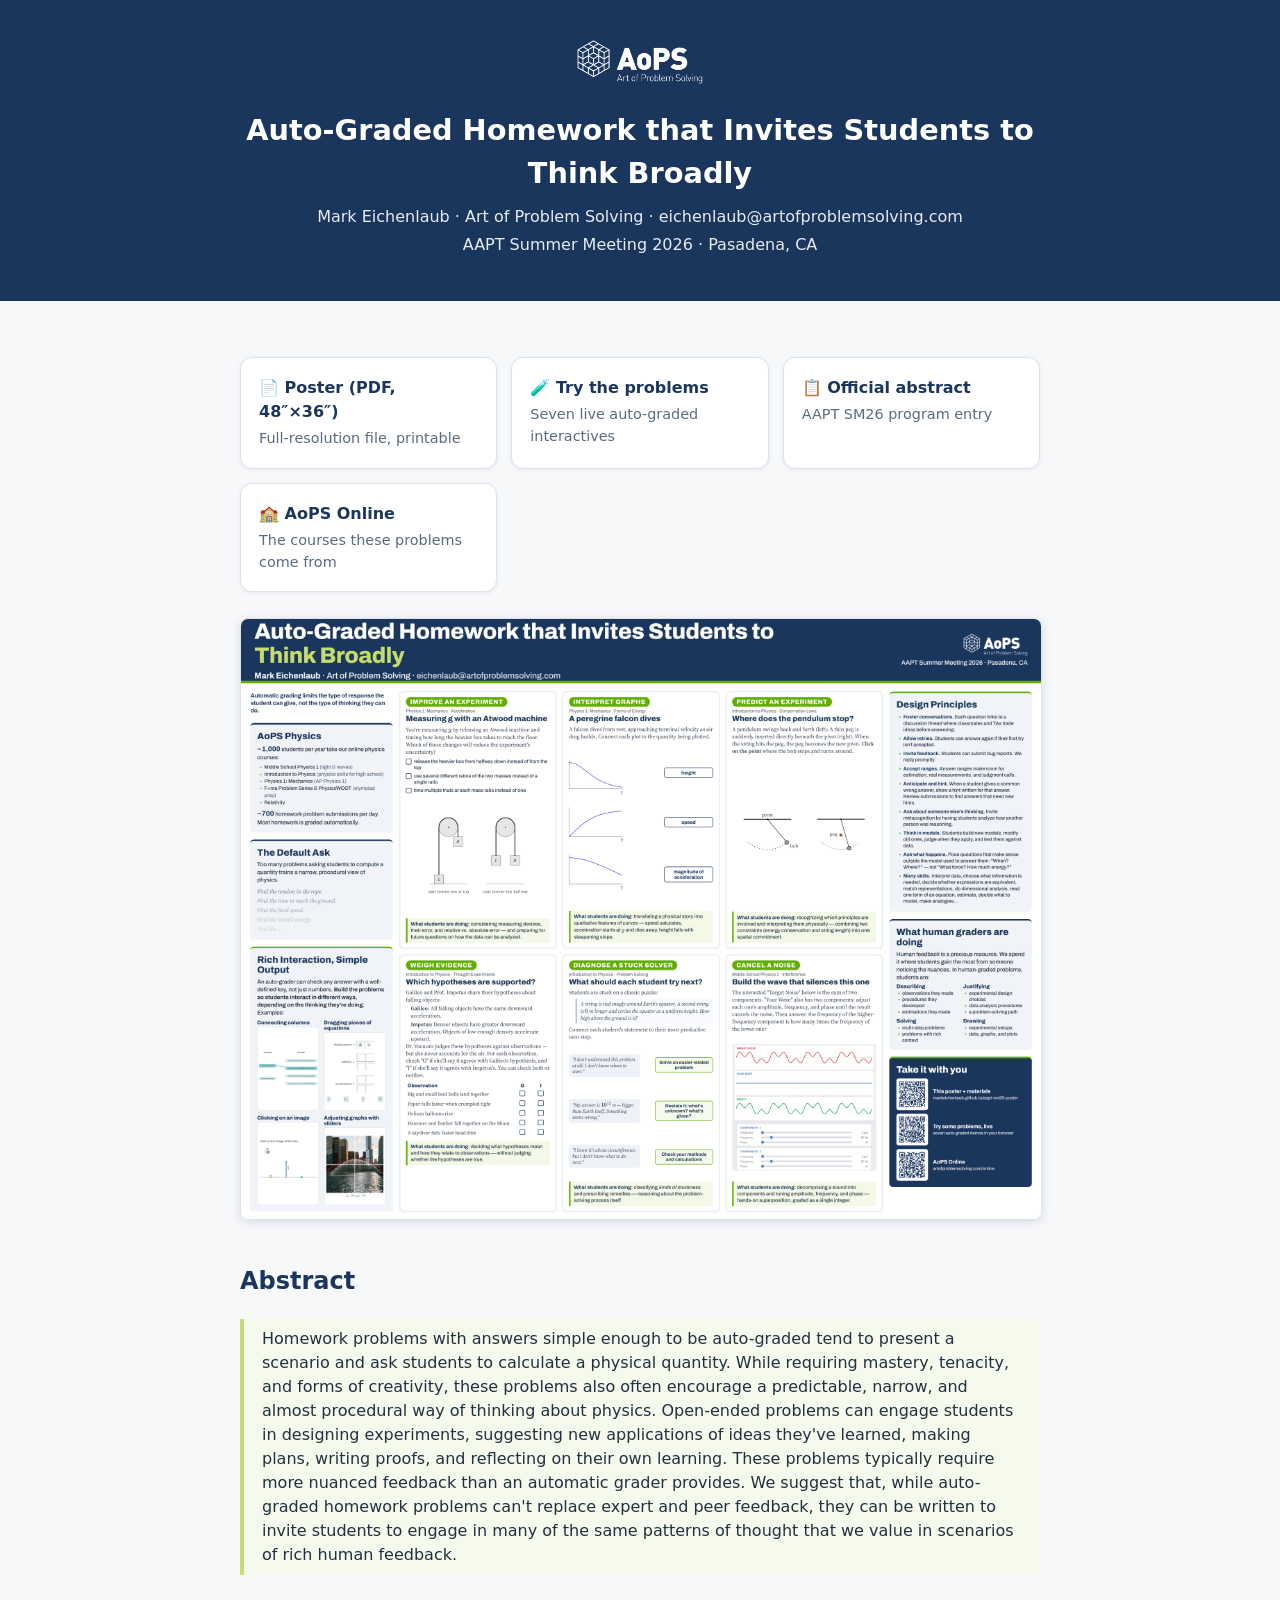
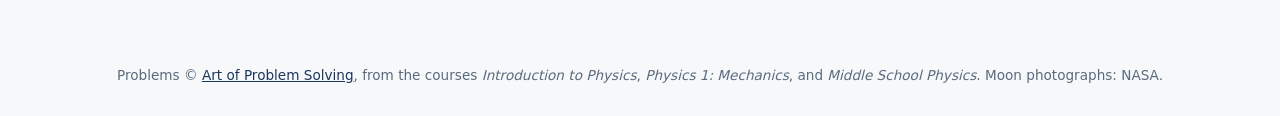
<file: index.html>
<!DOCTYPE html>
<html lang="en">
<head>
<meta charset="utf-8">
<meta name="viewport" content="width=device-width, initial-scale=1">
<title>Auto-Graded Homework that Invites Students to Think Broadly — AAPT SM26 Poster</title>
<style>
  :root { --navy:#1b365d; --green:#61ad00; --lightgreen:#c5dc6f; }
  body { margin:0; font-family:"Segoe UI",system-ui,sans-serif; color:#22303f; background:#f7f8fa; line-height:1.5; }
  header { background:var(--navy); color:#fff; padding:40px 20px; text-align:center; }
  header img { height:44px; margin-bottom:18px; }
  h1 { margin:0 auto 10px; max-width:800px; font-size:1.8rem; }
  header p { margin:4px 0; opacity:.9; }
  main { max-width:800px; margin:0 auto; padding:30px 16px 60px; }
  .links { display:grid; grid-template-columns:repeat(auto-fit,minmax(220px,1fr)); gap:14px; margin:26px 0; }
  .links a {
    display:block; text-decoration:none; background:#fff; border:1px solid #dde3ea; border-radius:12px;
    padding:18px; color:var(--navy); font-weight:700; box-shadow:0 1px 4px rgba(27,54,93,.08);
  }
  .links a span { display:block; font-weight:400; color:#5a6b7e; font-size:.9rem; margin-top:4px; }
  .poster-preview { width:100%; border:1px solid #dde3ea; border-radius:8px; box-shadow:0 2px 10px rgba(27,54,93,.15); }
  h2 { color:var(--navy); margin-top:36px; }
  blockquote { border-left:4px solid var(--lightgreen); margin:0; padding:8px 18px; background:#f6faec; border-radius:0 8px 8px 0; }
  footer { text-align:center; color:#5a6b7e; font-size:.85rem; padding:30px 10px; }
  footer a { color:var(--navy); }
</style>
</head>
<body>
<header>
  <img src="assets/logos/company/PNG/AoPS-Logo-Horizontal-White.png" alt="Art of Problem Solving">
  <h1>Auto-Graded Homework that Invites Students to Think Broadly</h1>
  <p>Mark Eichenlaub · Art of Problem Solving · eichenlaub@artofproblemsolving.com</p>
  <p>AAPT Summer Meeting 2026 · Pasadena, CA</p>
</header>
<main>
  <div class="links">
    <a href="poster.pdf">📄 Poster (PDF, 48″×36″)<span>Full-resolution file, printable</span></a>
    <a href="try/">🧪 Try the problems<span>Seven live auto-graded interactives</span></a>
    <a href="https://planion.events/e/aapt/sm26/abstracts/51445/">📋 Official abstract<span>AAPT SM26 program entry</span></a>
    <a href="https://artofproblemsolving.com/online">🏫 AoPS Online<span>The courses these problems come from</span></a>
  </div>

  <a href="poster.pdf"><img class="poster-preview" src="poster_preview.png" alt="Poster preview"></a>

  <h2>Abstract</h2>
  <blockquote>
    Homework problems with answers simple enough to be auto-graded tend to present a scenario and ask
    students to calculate a physical quantity. While requiring mastery, tenacity, and forms of creativity,
    these problems also often encourage a predictable, narrow, and almost procedural way of thinking about
    physics. Open-ended problems can engage students in designing experiments, suggesting new applications
    of ideas they've learned, making plans, writing proofs, and reflecting on their own learning. These
    problems typically require more nuanced feedback than an automatic grader provides. We suggest that,
    while auto-graded homework problems can't replace expert and peer feedback, they can be written to
    invite students to engage in many of the same patterns of thought that we value in scenarios of rich
    human feedback.
  </blockquote>
</main>
<footer>
  Problems © <a href="https://artofproblemsolving.com">Art of Problem Solving</a>, from the courses
  <em>Introduction to Physics</em>, <em>Physics 1: Mechanics</em>, and <em>Middle School Physics</em>.
  Moon photographs: NASA.
</footer>
</body>
</html>
</file>
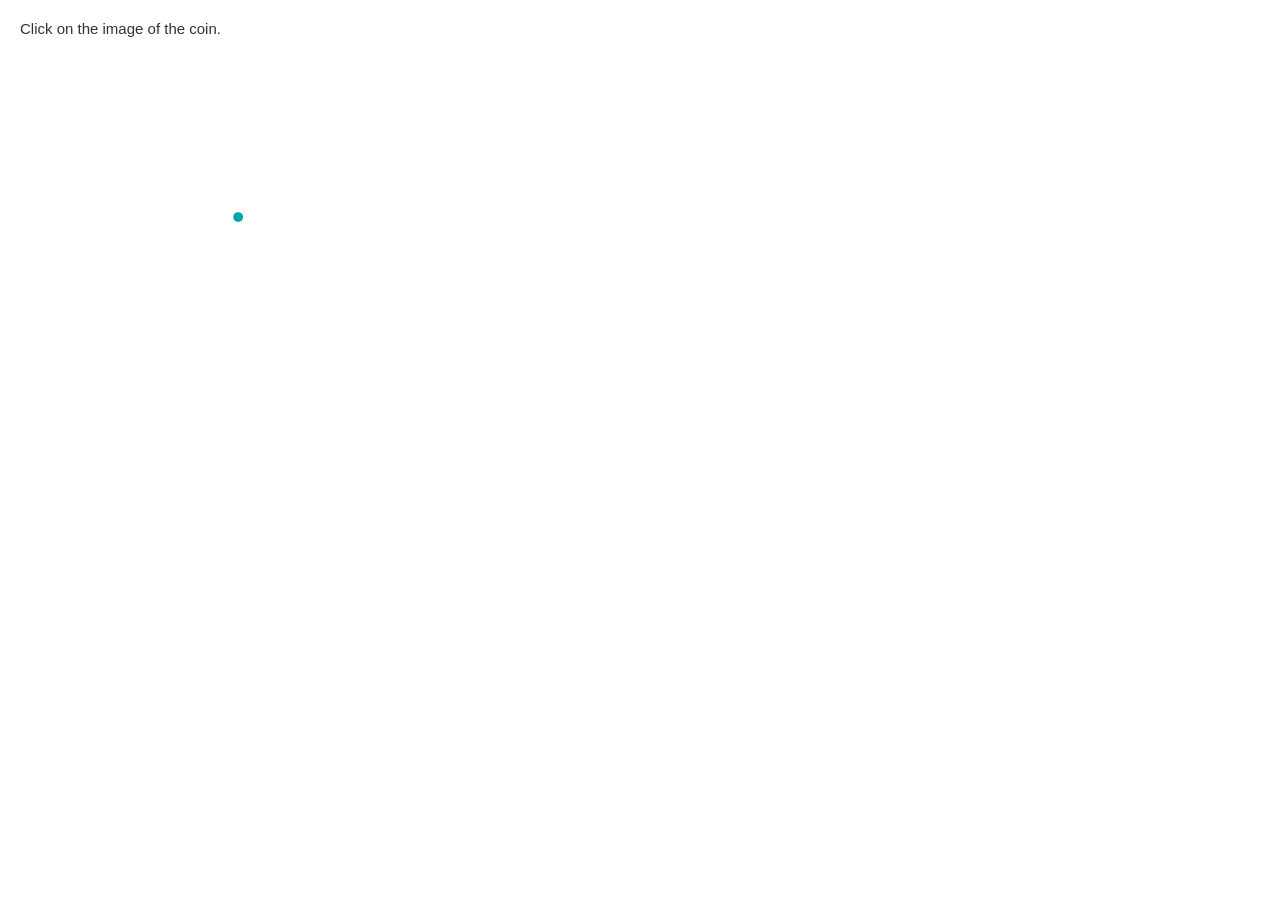
<file: _scratch/captures/coin_render.html>
<!DOCTYPE html><html><head><meta charset="utf-8">
<style>.view-module_codeWindowWrapper__2w9Yh { }
.view-module_codeEditorWrapper__1-Ty6 { }
.view-module_codeEditorWrapper__1-Ty6.view-module_readOnly__2Ajb8 .ace_bracket { display: none; }
.view-module_codeEditorActions__2h023 { width: 100%; margin: 5px 0px; display: flex; }
.view-module_codeEditorActionsExpand__yKRh2 { flex: 1 1 auto; }
.view-module_codeEditorFiles__2VSyN { width: 100%; margin: 5px 0px; }
.view-module_codeIoWrapper__wWX-a { background: black; min-height: 25px; max-height: 102px; display: flex; flex-direction: column; }
.view-module_codeCanvasOuterWrapper__15cOf { flex: 1 1 auto; display: flex; flex-direction: column; background: rgb(17, 17, 17); color: rgb(221, 221, 221); font-family: monospace; font-size: 13px; overflow: hidden; position: relative; }
.view-module_codeIoClose__gDRZz { position: absolute; top: 3px; right: 3px; cursor: pointer; border: 0px; padding: 0px 4px 2px; background: white; }
.view-module_codeIoClose__gDRZz:hover { opacity: 0.6; }
.view-module_codeCanvas__LAj16 { background: rgb(221, 221, 221); position: relative; margin-bottom: 7px; }
.view-module_codeCanvasHidden__12X_j { display: none; }
.view-module_codeResetModalOverlay__2qNKL { position: fixed; inset: 0px; background-color: rgba(255, 255, 255, 0.75); z-index: 1000; }
.view-module_codeResetModalContent__1GNOn { position: absolute; max-width: 40%; max-height: 25%; inset: 40px; border: 1px solid rgb(204, 204, 204); background-color: rgb(255, 255, 255); overflow: auto; border-radius: 4px; outline: none; }
.view-module_codeResetModalContentInner__1FNfD { }
.view-module_codeResetModalText__1We3t { margin: 15px 20px; }
.view-module_codeResetModalActions__ug-mx { margin: 15px 20px; }
.view-module_mainWrapper__14Mc1 { max-width: 100%; display: flex; justify-content: center; align-items: center; overflow: visible; box-sizing: border-box; cursor: default; user-select: none; }
.view-module_mainWrapper__14Mc1 * { box-sizing: border-box; font-family: Arial, Helvetica, sans-serif; font-size: 16px; transition: border-color 0.2s, background-color 0.2s; }
.view-module_mainWrapper__14Mc1.view-module_motorDisabled__3ObVJ { opacity: 0.7; }
.view-module_main__2CQ8z { display: grid; margin-top: 10px; }
.view-module_main__2CQ8z.view-module_horizontal__3rxpl { grid-auto-flow: row; row-gap: 30px; margin-bottom: 20px; }
.view-module_main__2CQ8z.view-module_vertical__1BRyI { grid-auto-flow: column; column-gap: 30px; }
.view-module_main__2CQ8z .view-module_isEnabled__293fZ.view-module_pointyCursor__2yqJA { cursor: pointer; }
.view-module_labelWrapper__2wGj3 { min-width: 20px; min-height: 20px; place-self: stretch; display: flex; align-items: center; justify-content: center; }
.view-module_label__12XZx { pointer-events: none; color: black; font-weight: bold; }
.view-module_columns__34wn2 { place-self: stretch; display: flex; flex-grow: 1; z-index: 20; }
.view-module_horizontal__3rxpl .view-module_columns__34wn2 { flex-direction: row; }
.view-module_vertical__1BRyI .view-module_columns__34wn2 { flex-direction: column; }
.view-module_vertical__1BRyI .view-module_colBeg__2OXtm { border-radius: 5px 20px 20px 5px; }
.view-module_vertical__1BRyI .view-module_colMid__11Kqf { border-radius: 20px; }
.view-module_vertical__1BRyI .view-module_colEnd__3mB_m { border-radius: 20px 5px 5px 20px; }
.view-module_horizontal__3rxpl .view-module_colBeg__2OXtm { border-radius: 5px 5px 20px 20px; }
.view-module_horizontal__3rxpl .view-module_colMid__11Kqf { border-radius: 20px; }
.view-module_horizontal__3rxpl .view-module_colEnd__3mB_m { border-radius: 20px 20px 5px 5px; }
.view-module_valueWrapper__2hG6S { position: relative; display: flex; min-width: 40px; min-height: 40px; z-index: 25; align-items: center; justify-content: center; cursor: not-allowed; border: 3px solid rgb(204, 204, 204); background-color: rgb(204, 204, 204); color: black; -webkit-tap-highlight-color: rgba(0, 0, 0, 0); }
.view-module_valueWrapper__2hG6S.view-module_isEnabled__293fZ { border-color: rgb(214, 236, 238); background-color: rgb(214, 236, 238); }
.view-module_valueWrapper__2hG6S.view-module_isEnabled__293fZ.view-module_isConnected__3Dn3H { border-color: rgb(142, 204, 210); background-color: rgb(142, 204, 210); }
.view-module_valueWrapper__2hG6S.view-module_isEnabled__293fZ.view-module_isSelected__1r8bf { border-color: rgb(142, 204, 210); background-color: rgb(2, 161, 172); color: white; }
.view-module_valueWrapper__2hG6S.view-module_isEnabled__293fZ.view-module_isCompleted__2HqLZ { border-color: rgb(2, 161, 172); background-color: rgb(2, 161, 172); color: white; }
.view-module_value__16qL2 { pointer-events: none; width: 100%; text-align: center; }
.view-module_blockerFlash__EZ5TE { box-sizing: initial; position: absolute; height: 100%; width: 100%; border: 3px solid rgb(255, 195, 195); background-color: rgb(255, 195, 195); opacity: 0; pointer-events: none; animation-name: view-module_flash__g6q9t; animation-duration: 1s; animation-timing-function: linear; animation-iteration-count: 1; }
.view-module_connectionLayer__YRpXH { position: absolute; }
.view-module_connection__1_9rM { stroke-opacity: 0; transition: stroke 0.2s, stroke-opacity 0.2s; }
.view-module_connection__1_9rM.view-module_visible__18ejw { cursor: not-allowed; stroke-opacity: 1; -webkit-tap-highlight-color: rgba(0, 0, 0, 0); }
.view-module_connection__1_9rM.view-module_isEnabled__293fZ { stroke: rgb(142, 204, 210); }
.view-module_connection__1_9rM.view-module_isSelected__1r8bf { stroke: rgb(142, 204, 210); }
.view-module_connection__1_9rM.view-module_isCompleted__2HqLZ { stroke: rgb(2, 161, 172); }
.view-module_connection__1_9rM.view-module_blockerFlash__EZ5TE { stroke-opacity: 1; stroke: rgb(255, 195, 195); }
.view-module_elementSpacing__1onCO { flex-shrink: 1; }
.view-module_leftAlignText__YLpvT { width: 100%; text-align: left; padding-left: 10px; }
.view-module_mainWrapper__2h1M0 { max-width: 100%; place-items: center; overflow: visible; box-sizing: border-box; cursor: default; user-select: none; }
.view-module_mainWrapper__2h1M0 * { box-sizing: border-box; font-family: Roboto, Arial, Helvetica, sans-serif; font-size: 16px; transition: border-color 0.2s, background-color 0.2s, stroke 0.2s, display 0.2s; }
.view-module_graphWrapper__3EAt2 { height: 100%; width: 100%; display: flex; align-items: center; justify-content: center; }
.view-module_graphWrapper__3EAt2 .view-module_isEnabled__1PHNM.view-module_pointyCursor__AqcyR { cursor: pointer; }
.view-module_graph__2bb9H { place-self: center; }
.view-module_mainWrapper__2h1M0 .view-module_displayWrapper__dep3Z { margin: 20px; place-self: stretch; display: flex; flex-direction: column; align-items: center; justify-content: center; }
.view-module_display__N0gYL { pointer-events: none; color: black; }
.SVGGraph-module_main__3zFw3 { user-select: none; appearance: none; display: flex; place-self: center; height: 100%; width: 100%; }
svg.SVGGraph-module_cartesian__eWk2n { display: flex; }
svg.SVGGraph-module_cartesian__eWk2n > g { transform: scaleY(-1); }
svg.SVGGraph-module_cartesian__eWk2n > g text { transform: scaleY(-1); }
.SVGGraph-module_container__2wwDJ { height: 100%; width: 100%; }
.view-module_mainWrapper__34pAe { max-width: 100%; place-items: center; overflow: visible; box-sizing: border-box; cursor: default; user-select: none; }
.view-module_mainWrapper__34pAe * { box-sizing: border-box; font-family: Roboto, Arial, Helvetica, sans-serif; font-size: 16px; transition: 0.2s; }
.view-module_graphWrapper__3lxbH { height: 100%; width: 100%; display: flex; align-items: center; justify-content: center; }
.view-module_graphWrapper__3lxbH .view-module_selectable__2PhOB { cursor: pointer; }
.view-module_graph__1gGEv { place-self: center; }
.view-module_mainWrapper__34pAe .view-module_displayWrapper__E2Xxt { margin: 20px; place-self: stretch; display: flex; flex-direction: column; align-items: center; justify-content: center; }
.view-module_display__13zC3 { pointer-events: none; color: black; }
.view-module_elem__1WIMx, .view-module_latt__2Dpsa { -webkit-tap-highlight-color: rgba(0, 0, 0, 0); }
circle.view-module_latt__2Dpsa { fill: rgb(242, 178, 109); fill-opacity: 0; }
circle.view-module_latt__2Dpsa.view-module_isSelected__3_wXc { fill: rgb(2, 161, 172); fill-opacity: 1; }
.view-module_disabled__1bwxz circle.view-module_latt__2Dpsa.view-module_isSelected__3_wXc { fill-opacity: 0.8; }
circle.view-module_elem__1WIMx { fill: rgb(242, 178, 109); fill-opacity: 0.5; }
path.view-module_elem__1WIMx { stroke: rgb(242, 178, 109); stroke-opacity: 0.5; }
.view-module_disabled__1bwxz circle.view-module_elem__1WIMx { fill-opacity: 0.4; }
.view-module_disabled__1bwxz path.view-module_elem__1WIMx { stroke-opacity: 0.4; }
circle.view-module_elem__1WIMx.view-module_isSelected__3_wXc { fill: rgb(2, 161, 172); fill-opacity: 1; }
path.view-module_elem__1WIMx.view-module_isSelected__3_wXc { stroke: rgb(2, 161, 172); stroke-opacity: 1; }
.view-module_disabled__1bwxz circle.view-module_elem__1WIMx.view-module_isSelected__3_wXc { fill-opacity: 0.8; }
.view-module_disabled__1bwxz path.view-module_elem__1WIMx.view-module_isSelected__3_wXc { stroke-opacity: 0.8; }
.view-module_blockerFlash__3Vm1V { pointer-events: none; animation-duration: 1s; animation-timing-function: linear; animation-iteration-count: 1; }
circle.view-module_blockerFlash__3Vm1V { fill-opacity: 0; animation-name: view-module_flashFill__dZPtu; fill: rgb(255, 195, 195) !important; }
path.view-module_blockerFlash__3Vm1V { stroke-opacity: 0; animation-name: view-module_flashStroke__2OT8P; stroke: rgb(255, 195, 195) !important; }
.view-module_outerWrapper__3KV65 { width: fit-content; }
.view-module_centralTendenciesWrapper__Lkl3S { display: flex; justify-content: space-around; flex-wrap: nowrap; }
.view-module_table__yE00o * { box-sizing: border-box; margin: 0px; padding: 0px; }
.view-module_table__yE00o { table-layout: fixed; margin: 0px; padding: 0px; border: 2px solid rgb(185, 185, 185); border-spacing: 0px; max-width: 100%; user-select: none; border-collapse: separate !important; }
.view-module_disabled__24ZIj { pointer-events: none; }
.view-module_row__VY_tY { margin: 0px; padding: 0px; min-height: 32px; }
.view-module_cell__37-tf { margin: 0px; padding: 0px; position: relative; top: 0px; left: 0px; font-family: Arial, Helvetica, sans-serif; font-size: 12px; background-color: white; white-space: pre; }
.view-module_cell__37-tf:hover { cursor: pointer; }
.view-module_cell__37-tf:hover::after { box-sizing: border-box; position: absolute; content: ""; width: calc(100% + 4px); height: calc(100% + 4px); top: -2px; left: -2px; border: 2px solid rgb(0, 0, 0); z-index: 9999; }
.view-module_decorator__BUtyV { box-sizing: border-box; content: ""; position: absolute; width: 100%; height: 100%; top: 0px; left: 0px; }
.view-module_pre__2HuvY { width: 100%; height: 100%; }
.view-module_pre__2HuvY > * { width: 100%; height: 100%; padding: 5px; }
.view-module_row__VY_tY + .view-module_row__VY_tY .view-module_cell__37-tf { border-top: 2px solid rgb(185, 185, 185); }
.view-module_cell__37-tf + .view-module_cell__37-tf { border-left: 2px solid rgb(185, 185, 185); }
.view-module_content__2tKIr { display: flex; min-width: 20px; min-height: 20px; width: 100%; height: 100%; justify-content: center; align-items: center; }
.view-module_blank__3q4Ve { z-index: 0; }
.view-module_outline__3t1DB { background-color: rgb(220, 231, 240); border-color: rgb(84, 138, 182); }
.view-module_outline__3t1DB.view-module_pre__2HuvY { background-color: rgba(220, 231, 240, 0.5); border-color: rgba(84, 138, 182, 0.3); }
.view-module_outline__3t1DB::after { box-sizing: border-box; content: ""; position: absolute; top: -2px; left: -2px; width: calc(100% + 4px); height: calc(100% + 4px); z-index: 11; border-width: 2px; border-style: solid; border-image: none; border-color: inherit !important; }
.view-module_outline__3t1DB.view-module_pre__2HuvY::after { border: 2px solid rgba(84, 138, 182, 0.5); }
.view-module_cross__nr1Yv { background-color: rgb(255, 192, 203); }
.view-module_cross__nr1Yv.view-module_pre__2HuvY { background-color: rgba(255, 192, 203, 0.4); }
.view-module_cross__nr1Yv.view-module_pre__2HuvY:hover { cursor: default; }
.view-module_cross__nr1Yv::after { box-sizing: border-box; content: ""; position: absolute; top: -2px; left: -2px; width: calc(100% + 4px); height: calc(100% + 4px); border: 2px solid rgb(221, 49, 47); background: linear-gradient(to left top, rgba(221, 49, 47, 0) 0%, rgba(221, 49, 47, 0) calc(50% - 1px), rgb(221, 49, 47) calc(50% - 0.99px), rgb(221, 49, 47) calc(50% + 0.99px), rgba(221, 49, 47, 0) calc(50% + 1px), rgba(221, 49, 47, 0) 100%), linear-gradient(to right top, rgba(221, 49, 47, 0) 0%, rgba(221, 49, 47, 0) calc(50% - 1px), rgb(221, 49, 47) calc(50% - 0.99px), rgb(221, 49, 47) calc(50% + 0.99px), rgba(221, 49, 47, 0) calc(50% + 1px), rgba(221, 49, 47, 0) 100%); z-index: 10; }
.view-module_cross__nr1Yv.view-module_pre__2HuvY::after { opacity: 0.4; }
a.view-module_mcBtn__3srcL { display: inline-flex; flex: 1 1 auto; justify-content: center; align-items: center; border-radius: 20px; border: 2px solid black; padding: 5px 10px; min-width: 64px; min-height: 35px; text-align: center; color: black; background: rgb(255, 255, 255); overflow-x: hidden; margin: 5px; transition: background-color 0.2s, color 0.2s, border-color 0.2s, opacity 0.5s; user-select: none; }
a.view-module_mcBtn__3srcL.view-module_oneItemPerLine__3Vmtr { display: flex; width: fit-content; }
a.view-module_mcBtn__3srcL.view-module_leftAlignText__2mwyL { text-align: left; }
a.view-module_mcBtn__3srcL.view-module_off__1mZu6 { pointer-events: none; }
a.view-module_mcBtn__3srcL:not(.view-module_off__1mZu6):hover { cursor: pointer; text-decoration: none; }
a.view-module_mcBtn__3srcL.view-module_off__1mZu6 { opacity: 0.6; }
a.view-module_mcBtn__3srcL.view-module_off__1mZu6:not(.view-module_selected__3t7xU) { opacity: 0.35; }
a.view-module_mcBtn__3srcL div.view-module_content__RRfZh { display: inline-block; }
a.view-module_mcBtn__3srcL.view-module_color0__2rkKM.view-module_light__vXix_ { color: rgb(132, 29, 28); border-color: rgb(132, 29, 28); }
a.view-module_mcBtn__3srcL.view-module_color0__2rkKM.view-module_light__vXix_:not(.view-module_selected__3t7xU):hover { background-color: rgb(248, 213, 213); border-color: rgb(221, 49, 47); }
a.view-module_mcBtn__3srcL.view-module_color0__2rkKM.view-module_light__vXix_.view-module_selected__3t7xU, a.view-module_mcBtn__3srcL.view-module_color0__2rkKM:not(.view-module_light__vXix_) { color: rgb(255, 255, 255); border-color: rgb(132, 29, 28); background-color: rgb(221, 49, 47); }
a.view-module_mcBtn__3srcL.view-module_color0__2rkKM.view-module_light__vXix_.view-module_selected__3t7xU:hover, a.view-module_mcBtn__3srcL.view-module_color0__2rkKM:not(.view-module_light__vXix_):hover { border-color: rgb(248, 213, 213); background-color: rgb(231, 110, 109); }
a.view-module_mcBtn__3srcL.view-module_color1__2ifWO.view-module_light__vXix_ { color: rgb(49, 87, 92); border-color: rgb(49, 87, 92); }
a.view-module_mcBtn__3srcL.view-module_color1__2ifWO.view-module_light__vXix_:not(.view-module_selected__3t7xU):hover { background-color: rgb(220, 233, 234); border-color: rgb(82, 145, 154); }
a.view-module_mcBtn__3srcL.view-module_color1__2ifWO.view-module_light__vXix_.view-module_selected__3t7xU, a.view-module_mcBtn__3srcL.view-module_color1__2ifWO:not(.view-module_light__vXix_) { color: rgb(255, 255, 255); border-color: rgb(49, 87, 92); background-color: rgb(82, 145, 154); }
a.view-module_mcBtn__3srcL.view-module_color1__2ifWO.view-module_light__vXix_.view-module_selected__3t7xU:hover, a.view-module_mcBtn__3srcL.view-module_color1__2ifWO:not(.view-module_light__vXix_):hover { border-color: rgb(220, 233, 234); background-color: rgb(133, 178, 184); }
a.view-module_mcBtn__3srcL.view-module_color2__3_JJ8.view-module_light__vXix_ { color: rgb(47, 100, 0); border-color: rgb(47, 100, 0); }
a.view-module_mcBtn__3srcL.view-module_color2__3_JJ8.view-module_light__vXix_:not(.view-module_selected__3t7xU):hover { background-color: rgb(219, 237, 204); border-color: rgb(79, 168, 0); }
a.view-module_mcBtn__3srcL.view-module_color2__3_JJ8.view-module_light__vXix_.view-module_selected__3t7xU, a.view-module_mcBtn__3srcL.view-module_color2__3_JJ8:not(.view-module_light__vXix_) { color: rgb(255, 255, 255); border-color: rgb(47, 100, 0); background-color: rgb(79, 168, 0); }
a.view-module_mcBtn__3srcL.view-module_color2__3_JJ8.view-module_light__vXix_.view-module_selected__3t7xU:hover, a.view-module_mcBtn__3srcL.view-module_color2__3_JJ8:not(.view-module_light__vXix_):hover { border-color: rgb(219, 237, 204); background-color: rgb(131, 194, 76); }
a.view-module_mcBtn__3srcL.view-module_color3__3XoLs.view-module_light__vXix_ { color: rgb(134, 61, 0); border-color: rgb(134, 61, 0); }
a.view-module_mcBtn__3srcL.view-module_color3__3XoLs.view-module_light__vXix_:not(.view-module_selected__3t7xU):hover { background-color: rgb(248, 224, 204); border-color: rgb(224, 103, 0); }
a.view-module_mcBtn__3srcL.view-module_color3__3XoLs.view-module_light__vXix_.view-module_selected__3t7xU, a.view-module_mcBtn__3srcL.view-module_color3__3XoLs:not(.view-module_light__vXix_) { color: rgb(255, 255, 255); border-color: rgb(134, 61, 0); background-color: rgb(224, 103, 0); }
a.view-module_mcBtn__3srcL.view-module_color3__3XoLs.view-module_light__vXix_.view-module_selected__3t7xU:hover, a.view-module_mcBtn__3srcL.view-module_color3__3XoLs:not(.view-module_light__vXix_):hover { border-color: rgb(248, 224, 204); background-color: rgb(233, 148, 76); }
a.view-module_mcBtn__3srcL.view-module_color4__2Vgr7.view-module_light__vXix_ { color: rgb(52, 31, 153); border-color: rgb(52, 31, 153); }
a.view-module_mcBtn__3srcL.view-module_color4__2Vgr7.view-module_light__vXix_:not(.view-module_selected__3t7xU):hover { background-color: rgb(221, 214, 255); border-color: rgb(87, 53, 255); }
a.view-module_mcBtn__3srcL.view-module_color4__2Vgr7.view-module_light__vXix_.view-module_selected__3t7xU, a.view-module_mcBtn__3srcL.view-module_color4__2Vgr7:not(.view-module_light__vXix_) { color: rgb(255, 255, 255); border-color: rgb(52, 31, 153); background-color: rgb(87, 53, 255); }
a.view-module_mcBtn__3srcL.view-module_color4__2Vgr7.view-module_light__vXix_.view-module_selected__3t7xU:hover, a.view-module_mcBtn__3srcL.view-module_color4__2Vgr7:not(.view-module_light__vXix_):hover { border-color: rgb(221, 214, 255); background-color: rgb(137, 113, 255); }
a.view-module_mcBtn__3srcL.view-module_color5__210nw.view-module_light__vXix_ { color: rgb(105, 37, 153); border-color: rgb(105, 37, 153); }
a.view-module_mcBtn__3srcL.view-module_color5__210nw.view-module_light__vXix_:not(.view-module_selected__3t7xU):hover { background-color: rgb(239, 216, 255); border-color: rgb(175, 62, 255); }
a.view-module_mcBtn__3srcL.view-module_color5__210nw.view-module_light__vXix_.view-module_selected__3t7xU, a.view-module_mcBtn__3srcL.view-module_color5__210nw:not(.view-module_light__vXix_) { color: rgb(255, 255, 255); border-color: rgb(105, 37, 153); background-color: rgb(175, 62, 255); }
a.view-module_mcBtn__3srcL.view-module_color5__210nw.view-module_light__vXix_.view-module_selected__3t7xU:hover, a.view-module_mcBtn__3srcL.view-module_color5__210nw:not(.view-module_light__vXix_):hover { border-color: rgb(239, 216, 255); background-color: rgb(199, 119, 255); }
a.view-module_mcBtn__3srcL.view-module_color6__3w15K.view-module_light__vXix_ { color: rgb(139, 37, 153); border-color: rgb(139, 37, 153); }
a.view-module_mcBtn__3srcL.view-module_color6__3w15K.view-module_light__vXix_:not(.view-module_selected__3t7xU):hover { background-color: rgb(250, 216, 255); border-color: rgb(232, 63, 255); }
a.view-module_mcBtn__3srcL.view-module_color6__3w15K.view-module_light__vXix_.view-module_selected__3t7xU, a.view-module_mcBtn__3srcL.view-module_color6__3w15K:not(.view-module_light__vXix_) { color: rgb(255, 255, 255); border-color: rgb(139, 37, 153); background-color: rgb(232, 63, 255); }
a.view-module_mcBtn__3srcL.view-module_color6__3w15K.view-module_light__vXix_.view-module_selected__3t7xU:hover, a.view-module_mcBtn__3srcL.view-module_color6__3w15K:not(.view-module_light__vXix_):hover { border-color: rgb(250, 216, 255); background-color: rgb(238, 120, 255); }
a.view-module_mcBtn__3srcL.view-module_color7__3RpQl.view-module_light__vXix_ { color: rgb(114, 0, 78); border-color: rgb(114, 0, 78); }
a.view-module_mcBtn__3srcL.view-module_color7__3RpQl.view-module_light__vXix_:not(.view-module_selected__3t7xU):hover { background-color: rgb(242, 204, 230); border-color: rgb(191, 0, 131); }
a.view-module_mcBtn__3srcL.view-module_color7__3RpQl.view-module_light__vXix_.view-module_selected__3t7xU, a.view-module_mcBtn__3srcL.view-module_color7__3RpQl:not(.view-module_light__vXix_) { color: rgb(255, 255, 255); border-color: rgb(114, 0, 78); background-color: rgb(191, 0, 131); }
a.view-module_mcBtn__3srcL.view-module_color7__3RpQl.view-module_light__vXix_.view-module_selected__3t7xU:hover, a.view-module_mcBtn__3srcL.view-module_color7__3RpQl:not(.view-module_light__vXix_):hover { border-color: rgb(242, 204, 230); background-color: rgb(210, 76, 168); }
a.view-module_mcBtn__3srcL.view-module_color8__1yIaI.view-module_light__vXix_ { color: rgb(91, 91, 91); border-color: rgb(91, 91, 91); }
a.view-module_mcBtn__3srcL.view-module_color8__1yIaI.view-module_light__vXix_:not(.view-module_selected__3t7xU):hover { background-color: rgb(234, 234, 234); border-color: rgb(153, 153, 153); }
a.view-module_mcBtn__3srcL.view-module_color8__1yIaI.view-module_light__vXix_.view-module_selected__3t7xU, a.view-module_mcBtn__3srcL.view-module_color8__1yIaI:not(.view-module_light__vXix_) { color: rgb(255, 255, 255); border-color: rgb(91, 91, 91); background-color: rgb(153, 153, 153); }
a.view-module_mcBtn__3srcL.view-module_color8__1yIaI.view-module_light__vXix_.view-module_selected__3t7xU:hover, a.view-module_mcBtn__3srcL.view-module_color8__1yIaI:not(.view-module_light__vXix_):hover { border-color: rgb(234, 234, 234); background-color: rgb(183, 183, 183); }
.view-module_defaultWrapper__nLaWi { color: black; cursor: auto; user-select: none; display: inline; }
.view-module_defaultWrapper__nLaWi ::selection { background-color: rgba(230, 230, 230, 0); }
.view-module_wandCursor1__2Ww7A { cursor: url("https://data.artofproblemsolving.com/images/motors/wand-cursor1.png") 32 0, auto; }
.view-module_wandCursor2__h7l3L { cursor: url("https://data.artofproblemsolving.com/images/motors/wand-cursor2.png") 32 0, auto; }
.view-module_wandCursor3__1IHC- { cursor: url("https://data.artofproblemsolving.com/images/motors/wand-cursor3.png") 32 0, auto; }
.view-module_wandCursor4__1Yjyp { cursor: url("https://data.artofproblemsolving.com/images/motors/wand-cursor4.png") 32 0, auto; }
.view-module_wandCursor5__XDouE { cursor: url("https://data.artofproblemsolving.com/images/motors/wand-cursor5.png") 32 0, auto; }
.view-module_clickable__1I63q { border-radius: 7px; border-style: none solid; user-select: none; background-color: rgb(109, 110, 114); border-color: rgb(109, 110, 114); color: white; transition: 0.25s; border-width: medium; position: relative; white-space: nowrap; display: inline; margin-left: 2px; margin-right: 2px; }
.view-module_clickable__1I63q.view-module_wandClicked1__LQ-eM { background-color: rgb(39, 104, 96); border-color: rgb(39, 104, 96); }
.view-module_clickable__1I63q.view-module_wandClicked2__1rW7S { border-color: rgb(114, 71, 143); background-color: rgb(114, 71, 143); }
.view-module_clickable__1I63q.view-module_wandClicked3__JBgBG { border-color: rgb(180, 23, 74); background-color: rgb(180, 23, 74); }
.view-module_clickable__1I63q.view-module_wandClicked4__1jXbI { border-color: rgb(31, 99, 138); background-color: rgb(31, 99, 138); }
.view-module_clickable__1I63q.view-module_wandClicked5__32drS { border-color: rgb(163, 65, 0); background-color: rgb(163, 65, 0); }
.view-module_clickable__1I63q.view-module_textSelected__2qHmg { border-width: thick; padding-top: 3px; padding-bottom: 3px; line-height: 15px; }
.view-module_clickable__1I63q.view-module_wand1__1WDku, .view-module_clickable__1I63q.view-module_wand2__21ycY, .view-module_clickable__1I63q.view-module_wand3__1RFi-, .view-module_clickable__1I63q.view-module_wand4__1orZK, .view-module_clickable__1I63q.view-module_wand5__1Du8v { }
.view-module_menuOption__11WI- { color: white; display: inline-block; border-radius: 5px; background-color: rgb(109, 110, 114); transition: 0.25s; padding: 2px; margin: 5px; }
.view-module_box1__2euUm { background-color: rgb(39, 104, 96); }
.view-module_box2__3X73A { background-color: rgb(114, 71, 143); }
.view-module_box3__LHiK2 { background-color: rgb(180, 23, 74); }
.view-module_box4__lQ9qr { background-color: rgb(31, 99, 138); }
.view-module_box5__3TvFo { background-color: rgb(163, 65, 0); }
.view-module_greybox1__1CxIj .view-module_greybox2__xFWwr .view-module_greybox3__12Exv .view-module_greybox4__1Bm_g .view-module_greybox5__2e8fe { font-style: normal; }
.view-module_menuLabelWrapper__1985F { display: flex; justify-content: center; font-size: 0.85rem; align-items: center; }
.view-module_wandCursor1__2Ww7A:active { cursor: url("https://data.artofproblemsolving.com/images/motors/angle-wand-cursor1.png") 32 0, auto; }
.view-module_wandCursor2__h7l3L:active { cursor: url("https://data.artofproblemsolving.com/images/motors/angle-wand-cursor2.png") 32 0, auto; }
.view-module_wandCursor3__1IHC-:active { cursor: url("https://data.artofproblemsolving.com/images/motors/angle-wand-cursor3.png") 32 0, auto; }
.view-module_wandCursor4__1Yjyp:active { cursor: url("https://data.artofproblemsolving.com/images/motors/angle-wand-cursor4.png") 32 0, auto; }
.view-module_wandCursor5__XDouE:active { cursor: url("https://data.artofproblemsolving.com/images/motors/angle-wand-cursor5.png") 32 0, auto; }
.view-module_disabled__3o8k8 { cursor: not-allowed; background-color: rgba(230, 230, 230, 0.2); }
.view-module_cover__3nZWg { position: absolute; top: 0px; left: 0px; width: 100%; height: 100%; }
.view-module_mainWrapper__2S1b9 { max-width: 100%; display: flex; flex-direction: column; place-items: center; overflow: visible; box-sizing: border-box; cursor: default; user-select: none; }
.view-module_mainWrapper__2S1b9 * { box-sizing: border-box; font-family: Roboto, Arial, Helvetica, sans-serif; }
.view-module_labelWrapper__16G7k { margin-top: 10px; margin-bottom: 10px; }
.view-module_gridWrapper__2U15L { width: 100%; display: flex; align-items: center; justify-content: center; }
.view-module_gridWrapper__2U15L .view-module_selectable__7__Ex, .view-module_gridWrapper__2U15L .view-module_deselectable__2d8-p { cursor: pointer; }
.view-module_disabled__2jGZO .view-module_gridWrapper__2U15L { cursor: not-allowed; }
.view-module_svgMain__3fWvr { user-select: none; appearance: none; display: flex; place-self: center; width: 100%; }
.view-module_svgContainer__1bUMi { width: 100%; }
.view-module_cellContainer__ZnK8R { -webkit-tap-highlight-color: rgba(0, 0, 0, 0); }
.view-module_cellBorder__pVkC9 { fill-opacity: 0; }
.view-module_cellBorder__pVkC9.view-module_selectable__7__Ex { fill: rgb(214, 236, 238); fill-opacity: 1; }
.view-module_highlightEllipse__20MtN { fill-opacity: 0; transition: 0.2s; }
.view-module_highlightEllipse__20MtN.view-module_isSelected__Dre_1 { fill: rgb(142, 204, 210); fill-opacity: 1; }
.view-module_disabled__2jGZO .view-module_highlightEllipse__20MtN.view-module_isSelected__Dre_1 { fill: rgb(214, 236, 238); }
.view-module_pathConnector__1rmQh { stroke-opacity: 0; transition: 0.2s; }
.view-module_pathConnector__1rmQh.view-module_isSelected__Dre_1.view-module_selectedParent__2lVbE { stroke: rgb(142, 204, 210); stroke-opacity: 1; }
.view-module_disabled__2jGZO .view-module_pathConnector__1rmQh.view-module_isSelected__Dre_1.view-module_selectedParent__2lVbE { stroke: rgb(214, 236, 238); }
.view-module_mathjaxStyleWrapper__3EyF4 { top: 50%; left: 50%; position: fixed; transform: translate(-50%, -50%); }
.view-module_pWrapper__2qlVX { width: 100%; top: 50%; left: 50%; position: fixed; transform: translate(-50%, -50%); }
.view-module_big__2Zn7u { font-size: 32px; }</style>
<style>
body { background: #fff; margin: 20px; font-family: Roboto, "Segoe UI", sans-serif; }
p.prompt { font-size: 15px; color: #333; margin: 0 0 8px; }
.wrap { width: 300px; }
svg.motor { width: 100%; display: block; }
</style></head><body>
<div class="wrap">
<p class="prompt">Click on the image of the coin.</p>
<svg class="motor SVGGraph-module_main__3zFw3 SVGGraph-module_cartesian__eWk2n" viewBox="-6 -4.7 12.24 9.16"
  style="background-image: url(https://cdn.artofproblemsolving.com/school/crypt/00540-e12599cedadfdc40445dca22ddd227e6417975d2/files/05_script_05_script_click_on_coin_image.png); background-repeat: no-repeat; background-position: 0% 100%; background-size: 98.039% 97.380%;">
<g class="SVGGraph-module_container__2wwDJ">
<circle class="view-module_latt__2Dpsa view-module_selectable__2PhOB view-module_isSelected__3_wXc" cx="2.9" cy="-2.32" r="0.2" fill="rgb(142, 204, 210)" stroke-width="0.1"/>
</g></svg></div></body></html>
</file>
